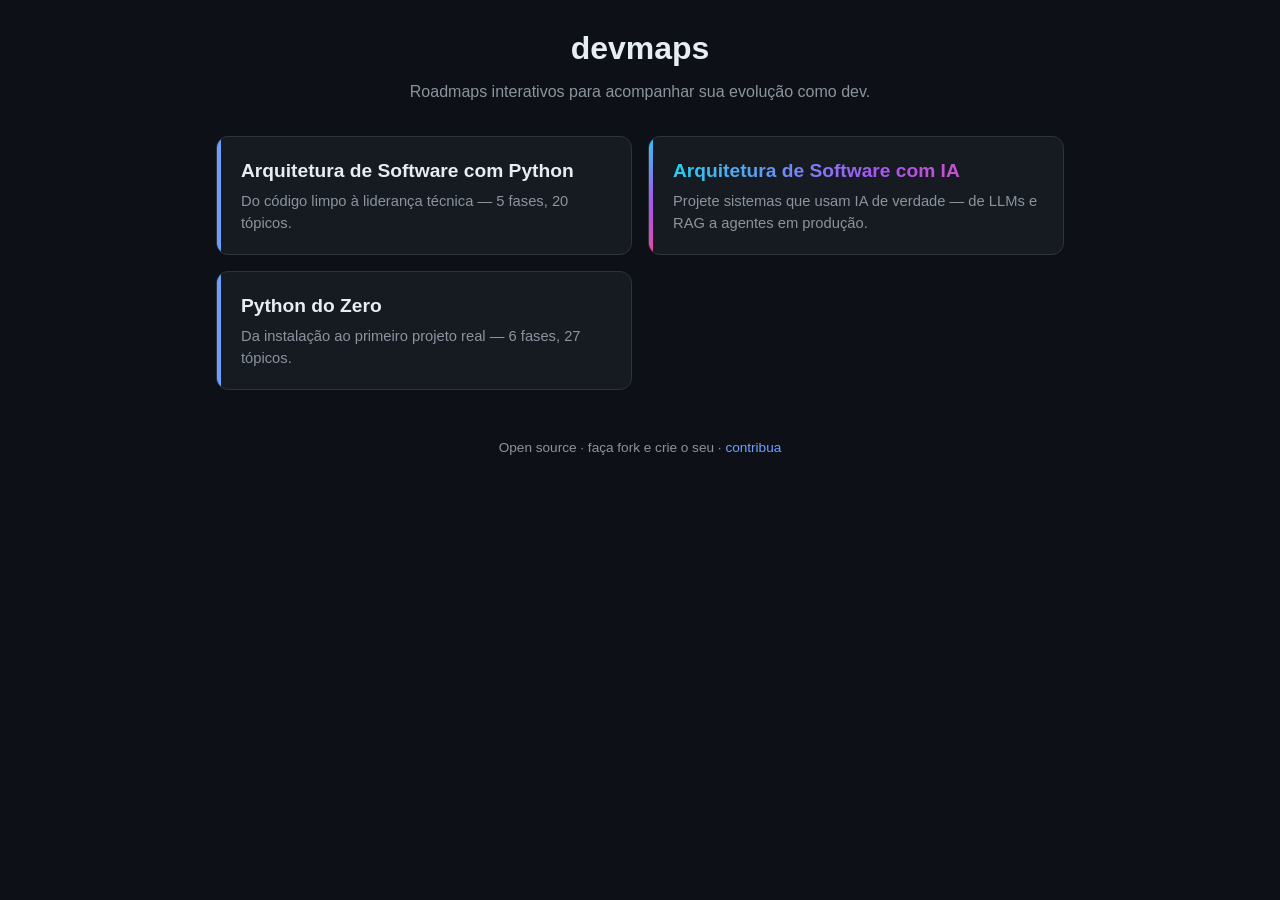
<file: index.html>
<!DOCTYPE html>
<html lang="pt-BR">
  <head>
    <meta charset="UTF-8" />
    <meta name="viewport" content="width=device-width, initial-scale=1.0" />
    <title>devmaps · roadmaps interativos para devs</title>
    <link rel="stylesheet" href="./core/widget.css" />
  </head>
  <body>
    <div class="container">
      <header class="home-header">
        <h1>devmaps</h1>
        <p>Roadmaps interativos para acompanhar sua evolução como dev.</p>
      </header>

      <div class="roadmap-list" id="list">
        <div class="loading"><div class="spinner"></div>Carregando roadmaps…</div>
      </div>

      <footer class="site-footer">
        Open source · faça fork e crie o seu ·
        <a href="https://github.com">contribua</a>
      </footer>
    </div>

    <!--
      Sites estáticos não conseguem listar pastas sozinhos, então mantemos um
      registro explícito das pastas de roadmap. O título e o subtítulo vêm do
      config.js de cada roadmap (fonte única). Adicionar um roadmap à home =
      acrescentar uma string a este array.
    -->
    <script type="module">
      const ROADMAPS = ['arquitetura-software', 'arquitetura-software-ia', 'python-do-zero'];

      const list = document.getElementById('list');

      const cards = await Promise.all(
        ROADMAPS.map(async (slug) => {
          try {
            const { default: config } = await import(`./roadmaps/${slug}/config.js`);
            return card(slug, config);
          } catch {
            return card(slug, { title: slug, subtitle: 'Roadmap indisponível.' });
          }
        })
      );

      list.innerHTML = cards.join('') || '<p class="notice">Nenhum roadmap ainda.</p>';

      // Cada card herda a identidade visual do próprio roadmap: a cor de acento
      // do theme (ou um gradiente em cardGradient) tinge a barra lateral, o
      // título e o brilho do hover. Assim dá para "sentir" a customização já na
      // home, sem precisar entrar no roadmap.
      function card(slug, config) {
        const title = config.title || slug;
        const subtitle = config.subtitle || '';
        const accent = config.cardAccent || (config.theme && config.theme.accent) || '';
        const gradient = config.cardGradient || '';
        const vars = [
          accent && `--card-accent:${accent}`,
          gradient && `--card-gradient:${gradient}`,
        ]
          .filter(Boolean)
          .join(';');
        const cls = 'roadmap-card' + (gradient ? ' roadmap-card--gradient' : '');
        return `<a class="${cls}" href="./roadmaps/${slug}/index.html"${
          vars ? ` style="${vars}"` : ''
        }>
            <h2>${title}</h2>
            <p>${subtitle}</p>
          </a>`;
      }
    </script>
  </body>
</html>
</file>
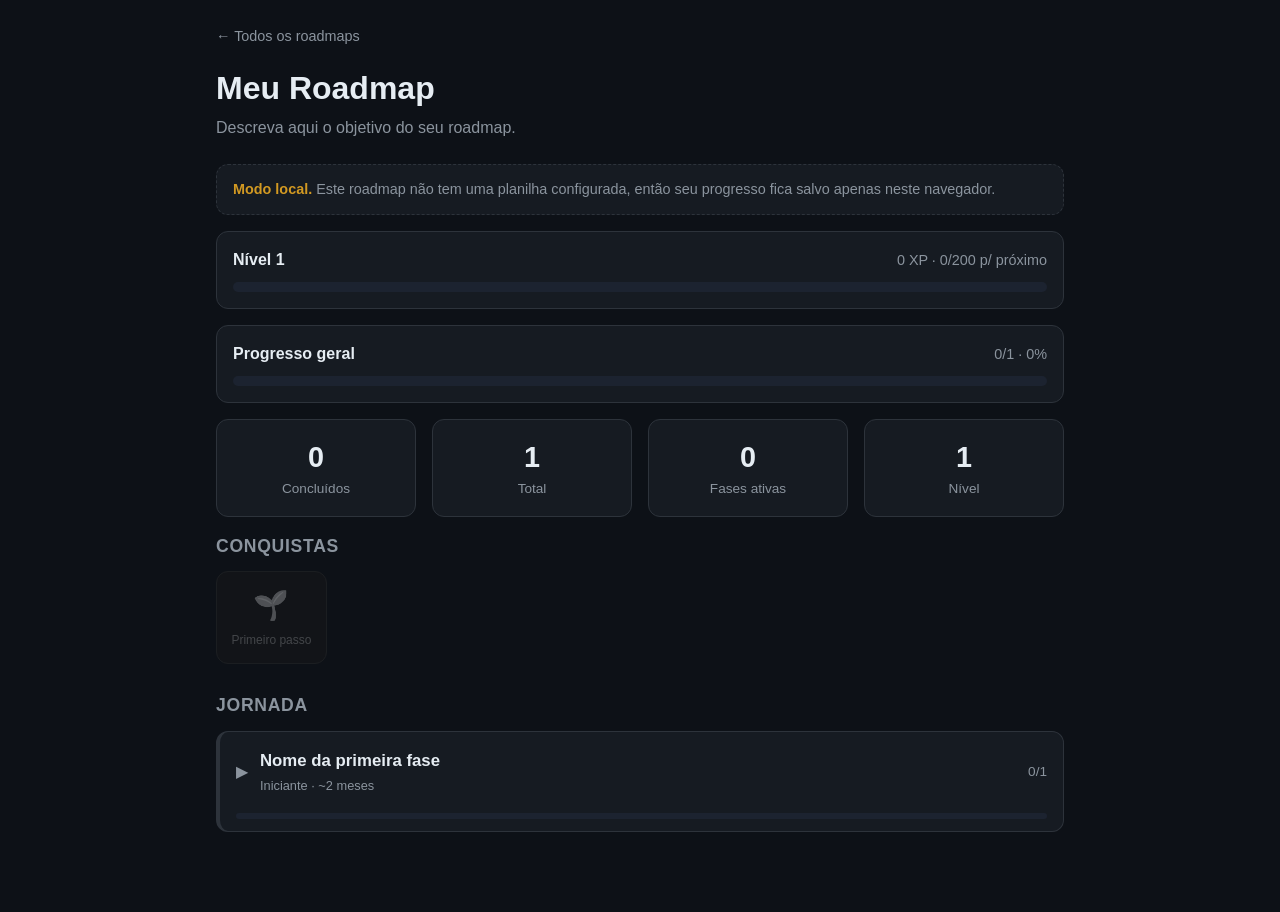
<file: template/index.html>
<!DOCTYPE html>
<!--
  index.html — Página base reutilizável de um roadmap.

  Este arquivo é GENÉRICO: ele não conhece o conteúdo do roadmap, apenas
  orquestra config.js + data.js + os módulos de core/. Copie esta pasta
  para roadmaps/<seu-roadmap>/ e normalmente NÃO precisará tocar aqui —
  basta editar config.js e data.js.

  Os caminhos ../../core/ assumem que esta página vive em roadmaps/<nome>/.
-->
<html lang="pt-BR">
  <head>
    <meta charset="UTF-8" />
    <meta name="viewport" content="width=device-width, initial-scale=1.0" />
    <title>Meu Roadmap · devmaps</title>
    <link rel="stylesheet" href="../../core/widget.css" />
  </head>
  <body>
    <div class="container">
      <a class="back-link" href="../../index.html">← Todos os roadmaps</a>
      <div id="app">
        <div class="loading">
          <div class="spinner"></div>
          Carregando seu progresso…
        </div>
      </div>
    </div>

    <script type="module">
      import config from './config.js';
      import data from './data.js';
      import {
        computeXP,
        computeLevel,
        computeProgress,
        computePhaseProgress,
        countActivePhases,
        evaluateBadges,
      } from '../../core/engine.js';
      import { load, saveProgress, saveNote, setToken } from '../../core/sheets.js';
      import { syncBar } from '../../core/sync-ui.js';
      import { applyTheme } from '../../core/theme.js';

      const app = document.getElementById('app');
      const checked = new Set();
      const notes = new Map();
      let synced = false;

      applyTheme(config);
      init();

      async function init() {
        checked.clear();
        notes.clear();
        const { progress, notes: loadedNotes, synced: s } = await load(config, config.id);
        synced = s;
        progress.filter((p) => p.checked).forEach((p) => checked.add(p.topicId));
        loadedNotes.forEach((n) => notes.set(n.topicId, n.note));
        render();
      }

      function render() {
        app.innerHTML = '';
        app.appendChild(header());
        app.appendChild(
          syncBar(config, synced, {
            onConnect: (token) => {
              setToken(token);
              init();
            },
            onDisconnect: () => {
              setToken('');
              init();
            },
          })
        );
        app.appendChild(xpBar());
        app.appendChild(completionBar());
        app.appendChild(statsGrid());
        app.appendChild(badgesGrid());
        app.appendChild(phasesSection());
        update();
      }

      function header() {
        const el = document.createElement('header');
        el.className = 'roadmap-header';
        el.innerHTML = `<h1>${config.title}</h1><p>${config.subtitle}</p>`;
        return el;
      }

      function xpBar() {
        const el = document.createElement('div');
        el.className = 'xp-bar';
        el.innerHTML = `
          <div class="xp-bar__head">
            <span class="xp-bar__level" data-level></span>
            <span class="xp-bar__xp" data-xp></span>
          </div>
          <div class="progress-track"><div class="progress-fill" data-xp-fill></div></div>`;
        return el;
      }

      function completionBar() {
        const el = document.createElement('div');
        el.className = 'completion-bar';
        el.innerHTML = `
          <div class="completion-bar__head">
            <span class="completion-bar__label">Progresso geral</span>
            <span class="completion-bar__pct" data-completion-pct></span>
          </div>
          <div class="progress-track"><div class="progress-fill" data-completion-fill></div></div>`;
        return el;
      }

      function statsGrid() {
        const el = document.createElement('div');
        el.className = 'stats';
        el.innerHTML = `
          ${statCard('completed', 'Concluídos')}
          ${statCard('total', 'Total')}
          ${statCard('active', 'Fases ativas')}
          ${statCard('level', 'Nível')}`;
        return el;
      }

      function statCard(key, label) {
        return `<div class="stat-card">
            <div class="stat-card__value" data-stat="${key}">0</div>
            <div class="stat-card__label">${label}</div>
          </div>`;
      }

      function badgesGrid() {
        const wrap = document.createElement('div');
        wrap.innerHTML = `<h2 class="section-title">Conquistas</h2>`;
        const grid = document.createElement('div');
        grid.className = 'badges';
        data.badges.forEach((badge) => {
          const b = document.createElement('div');
          b.className = 'badge';
          b.dataset.badge = badge.id;
          b.title = badge.desc;
          b.innerHTML = `<span class="badge__icon">${badge.icon}</span>
            <span class="badge__name">${badge.name}</span>`;
          grid.appendChild(b);
        });
        wrap.appendChild(grid);
        return wrap;
      }

      function phasesSection() {
        const wrap = document.createElement('div');
        wrap.innerHTML = `<h2 class="section-title">Jornada</h2>`;
        data.phases.forEach((phase) => wrap.appendChild(phaseEl(phase)));
        return wrap;
      }

      function phaseEl(phase) {
        const el = document.createElement('section');
        el.className = 'phase';
        el.dataset.phase = phase.id;
        el.innerHTML = `
          <div class="phase__head">
            <span class="phase__chevron">▶</span>
            <div class="phase__title">
              <h3>${phase.title}</h3>
              <span class="phase__meta">${phase.level} · ${phase.duration}</span>
            </div>
            <span class="phase__count" data-phase-count></span>
          </div>
          <div class="phase__progress">
            <div class="progress-track"><div class="progress-fill" data-phase-fill></div></div>
          </div>
          <div class="phase__body"></div>`;

        el.querySelector('.phase__head').addEventListener('click', () =>
          el.classList.toggle('phase--open')
        );

        const body = el.querySelector('.phase__body');
        phase.topics.forEach((topic) => body.appendChild(topicEl(topic)));

        const milestone = document.createElement('div');
        milestone.className = 'milestone';
        milestone.innerHTML = `<strong>Marco:</strong> ${phase.milestone}`;
        body.appendChild(milestone);

        return el;
      }

      function topicEl(topic) {
        const el = document.createElement('div');
        el.className = 'topic';
        el.dataset.topic = topic.id;
        el.innerHTML = `
          <div class="topic__row">
            <input type="checkbox" class="topic__checkbox" />
            <div class="topic__main">
              <div class="topic__name">${topic.name}
                <span class="topic__xp">+${topic.xp} XP</span>
              </div>
              <div class="topic__desc">${topic.desc}</div>
              <textarea class="topic__note" placeholder="Anotações sobre ${topic.name}…"></textarea>
            </div>
          </div>`;

        const checkbox = el.querySelector('.topic__checkbox');
        checkbox.checked = checked.has(topic.id);
        checkbox.addEventListener('change', () => onToggle(topic.id, checkbox.checked));

        const note = el.querySelector('.topic__note');
        note.value = notes.get(topic.id) || '';
        note.addEventListener('blur', () => onNote(topic.id, note.value));

        return el;
      }

      function onToggle(topicId, isChecked) {
        if (isChecked) checked.add(topicId);
        else checked.delete(topicId);
        update();
        saveProgress(config, config.id, topicId, isChecked);
      }

      function onNote(topicId, value) {
        const trimmed = value.trim();
        if (notes.get(topicId) === trimmed) return;
        notes.set(topicId, trimmed);
        saveNote(config, config.id, topicId, trimmed);
      }

      function update() {
        const xp = computeXP(data, checked);
        const level = computeLevel(xp);
        const progress = computeProgress(data, checked);

        app.querySelector('[data-level]').textContent = `Nível ${level.level}`;
        app.querySelector('[data-xp]').textContent =
          `${xp} XP · ${level.xpIntoLevel}/${level.xpForNextLevel} p/ próximo`;
        app.querySelector('[data-xp-fill]').style.width = `${level.progressPct}%`;

        app.querySelector('[data-completion-pct]').textContent =
          `${progress.completed}/${progress.total} · ${progress.pct}%`;
        app.querySelector('[data-completion-fill]').style.width = `${progress.pct}%`;

        setStat('completed', progress.completed);
        setStat('total', progress.total);
        setStat('active', countActivePhases(data, checked));
        setStat('level', level.level);

        evaluateBadges(data, checked).forEach((badge) => {
          const el = app.querySelector(`[data-badge="${badge.id}"]`);
          el.classList.toggle('badge--unlocked', badge.unlocked);
        });

        data.phases.forEach((phase) => {
          const pp = computePhaseProgress(phase, checked);
          const el = app.querySelector(`[data-phase="${phase.id}"]`);
          el.classList.toggle('phase--active', pp.status === 'active');
          el.classList.toggle('phase--done', pp.status === 'done');
          el.querySelector('[data-phase-count]').textContent = `${pp.completed}/${pp.total}`;
          el.querySelector('[data-phase-fill]').style.width = `${pp.pct}%`;
          phase.topics.forEach((topic) => {
            el.querySelector(`[data-topic="${topic.id}"]`)
              .classList.toggle('topic--done', checked.has(topic.id));
          });
        });
      }

      function setStat(key, value) {
        app.querySelector(`[data-stat="${key}"]`).textContent = value;
      }
    </script>
  </body>
</html>
</file>
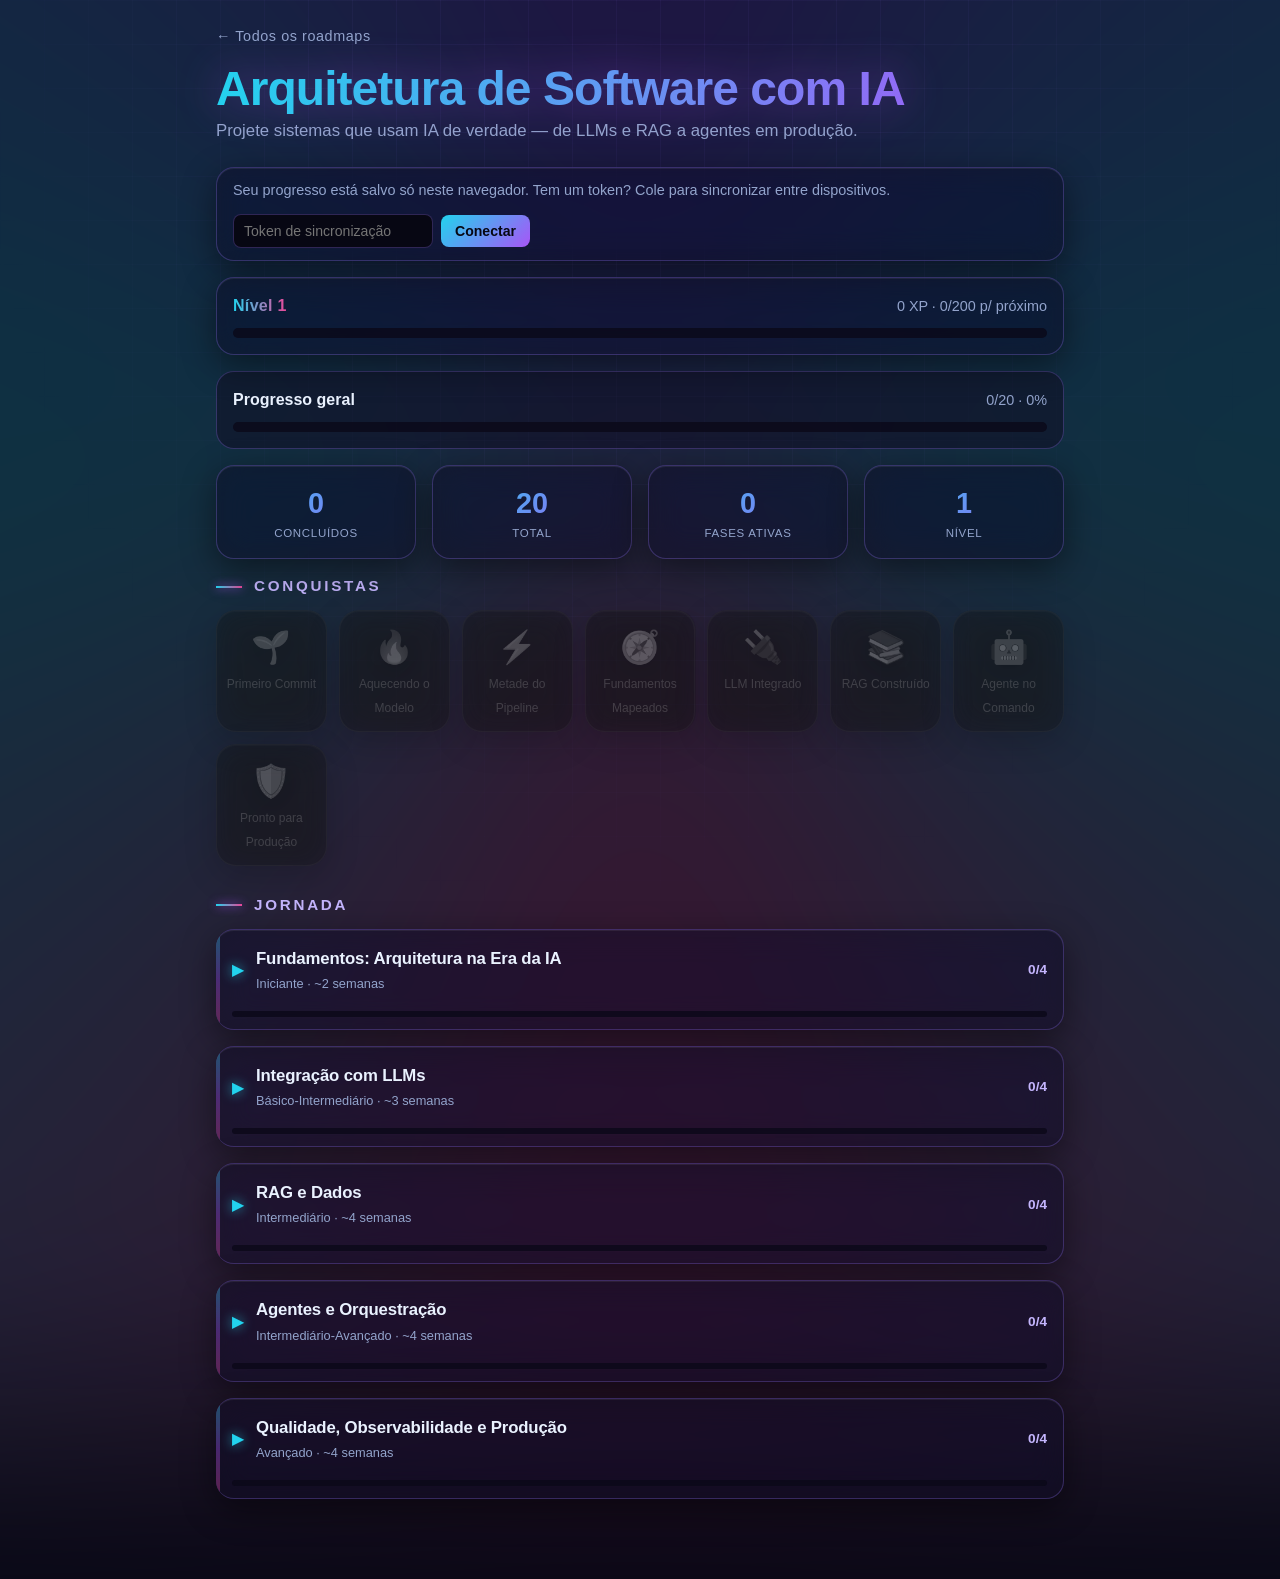
<file: roadmaps/arquitetura-software-ia/index.html>
<!DOCTYPE html>
<html lang="pt-BR">
  <head>
    <meta charset="UTF-8" />
    <meta name="viewport" content="width=device-width, initial-scale=1.0" />
    <title>Arquitetura de Software com IA · devmaps</title>
    <link rel="stylesheet" href="../../core/widget.css" />
  </head>
  <body>
    <div class="container">
      <a class="back-link" href="../../index.html">← Todos os roadmaps</a>
      <div id="app">
        <div class="loading">
          <div class="spinner"></div>
          Carregando seu progresso…
        </div>
      </div>
    </div>

    <script type="module">
      import config from './config.js';
      import data from './data.js';
      import {
        computeXP,
        computeLevel,
        computeProgress,
        computePhaseProgress,
        countActivePhases,
        evaluateBadges,
      } from '../../core/engine.js';
      import { load, saveProgress, saveNote, setToken } from '../../core/sheets.js';
      import { syncBar } from '../../core/sync-ui.js';
      import { applyTheme } from '../../core/theme.js';

      const app = document.getElementById('app');
      const checked = new Set();
      const notes = new Map();
      let synced = false;

      applyTheme(config);
      init();

      async function init() {
        checked.clear();
        notes.clear();
        const { progress, notes: loadedNotes, synced: s } = await load(config, config.id);
        synced = s;
        progress.filter((p) => p.checked).forEach((p) => checked.add(p.topicId));
        loadedNotes.forEach((n) => notes.set(n.topicId, n.note));
        render();
      }

      function render() {
        app.innerHTML = '';
        app.appendChild(header());
        app.appendChild(
          syncBar(config, synced, {
            onConnect: (token) => {
              setToken(token);
              init();
            },
            onDisconnect: () => {
              setToken('');
              init();
            },
          })
        );
        app.appendChild(xpBar());
        app.appendChild(completionBar());
        app.appendChild(statsGrid());
        app.appendChild(badgesGrid());
        app.appendChild(phasesSection());
        update();
      }

      function header() {
        const el = document.createElement('header');
        el.className = 'roadmap-header';
        el.innerHTML = `<h1>${config.title}</h1><p>${config.subtitle}</p>`;
        return el;
      }

      function xpBar() {
        const el = document.createElement('div');
        el.className = 'xp-bar';
        el.innerHTML = `
          <div class="xp-bar__head">
            <span class="xp-bar__level" data-level></span>
            <span class="xp-bar__xp" data-xp></span>
          </div>
          <div class="progress-track"><div class="progress-fill" data-xp-fill></div></div>`;
        return el;
      }

      function completionBar() {
        const el = document.createElement('div');
        el.className = 'completion-bar';
        el.innerHTML = `
          <div class="completion-bar__head">
            <span class="completion-bar__label">Progresso geral</span>
            <span class="completion-bar__pct" data-completion-pct></span>
          </div>
          <div class="progress-track"><div class="progress-fill" data-completion-fill></div></div>`;
        return el;
      }

      function statsGrid() {
        const el = document.createElement('div');
        el.className = 'stats';
        el.innerHTML = `
          ${statCard('completed', 'Concluídos')}
          ${statCard('total', 'Total')}
          ${statCard('active', 'Fases ativas')}
          ${statCard('level', 'Nível')}`;
        return el;
      }

      function statCard(key, label) {
        return `<div class="stat-card">
            <div class="stat-card__value" data-stat="${key}">0</div>
            <div class="stat-card__label">${label}</div>
          </div>`;
      }

      function badgesGrid() {
        const wrap = document.createElement('div');
        wrap.innerHTML = `<h2 class="section-title">Conquistas</h2>`;
        const grid = document.createElement('div');
        grid.className = 'badges';
        data.badges.forEach((badge) => {
          const b = document.createElement('div');
          b.className = 'badge';
          b.dataset.badge = badge.id;
          b.title = badge.desc;
          b.innerHTML = `<span class="badge__icon">${badge.icon}</span>
            <span class="badge__name">${badge.name}</span>`;
          grid.appendChild(b);
        });
        wrap.appendChild(grid);
        return wrap;
      }

      function phasesSection() {
        const wrap = document.createElement('div');
        wrap.innerHTML = `<h2 class="section-title">Jornada</h2>`;
        data.phases.forEach((phase) => wrap.appendChild(phaseEl(phase)));
        return wrap;
      }

      function phaseEl(phase) {
        const el = document.createElement('section');
        el.className = 'phase';
        el.dataset.phase = phase.id;
        el.innerHTML = `
          <div class="phase__head">
            <span class="phase__chevron">▶</span>
            <div class="phase__title">
              <h3>${phase.title}</h3>
              <span class="phase__meta">${phase.level} · ${phase.duration}</span>
            </div>
            <span class="phase__count" data-phase-count></span>
          </div>
          <div class="phase__progress">
            <div class="progress-track"><div class="progress-fill" data-phase-fill></div></div>
          </div>
          <div class="phase__body"></div>`;

        el.querySelector('.phase__head').addEventListener('click', () =>
          el.classList.toggle('phase--open')
        );

        const body = el.querySelector('.phase__body');
        phase.topics.forEach((topic) => body.appendChild(topicEl(topic)));

        const milestone = document.createElement('div');
        milestone.className = 'milestone';
        milestone.innerHTML = `<strong>Marco:</strong> ${phase.milestone}`;
        body.appendChild(milestone);

        return el;
      }

      function topicEl(topic) {
        const el = document.createElement('div');
        el.className = 'topic';
        el.dataset.topic = topic.id;
        el.innerHTML = `
          <div class="topic__row">
            <input type="checkbox" class="topic__checkbox" />
            <div class="topic__main">
              <div class="topic__name">${topic.name}
                <span class="topic__xp">+${topic.xp} XP</span>
              </div>
              <div class="topic__desc">${topic.desc}</div>
              <textarea class="topic__note" placeholder="Anotações sobre ${topic.name}…"></textarea>
            </div>
          </div>`;

        const checkbox = el.querySelector('.topic__checkbox');
        checkbox.checked = checked.has(topic.id);
        checkbox.addEventListener('change', () => onToggle(topic.id, checkbox.checked));

        const note = el.querySelector('.topic__note');
        note.value = notes.get(topic.id) || '';
        note.addEventListener('blur', () => onNote(topic.id, note.value));

        return el;
      }

      function onToggle(topicId, isChecked) {
        if (isChecked) checked.add(topicId);
        else checked.delete(topicId);
        update();
        saveProgress(config, config.id, topicId, isChecked);
      }

      function onNote(topicId, value) {
        const trimmed = value.trim();
        if (notes.get(topicId) === trimmed) return;
        notes.set(topicId, trimmed);
        saveNote(config, config.id, topicId, trimmed);
      }

      function update() {
        const xp = computeXP(data, checked);
        const level = computeLevel(xp);
        const progress = computeProgress(data, checked);

        app.querySelector('[data-level]').textContent = `Nível ${level.level}`;
        app.querySelector('[data-xp]').textContent =
          `${xp} XP · ${level.xpIntoLevel}/${level.xpForNextLevel} p/ próximo`;
        app.querySelector('[data-xp-fill]').style.width = `${level.progressPct}%`;

        app.querySelector('[data-completion-pct]').textContent =
          `${progress.completed}/${progress.total} · ${progress.pct}%`;
        app.querySelector('[data-completion-fill]').style.width = `${progress.pct}%`;

        setStat('completed', progress.completed);
        setStat('total', progress.total);
        setStat('active', countActivePhases(data, checked));
        setStat('level', level.level);

        evaluateBadges(data, checked).forEach((badge) => {
          const el = app.querySelector(`[data-badge="${badge.id}"]`);
          el.classList.toggle('badge--unlocked', badge.unlocked);
        });

        data.phases.forEach((phase) => {
          const pp = computePhaseProgress(phase, checked);
          const el = app.querySelector(`[data-phase="${phase.id}"]`);
          el.classList.toggle('phase--active', pp.status === 'active');
          el.classList.toggle('phase--done', pp.status === 'done');
          el.querySelector('[data-phase-count]').textContent = `${pp.completed}/${pp.total}`;
          el.querySelector('[data-phase-fill]').style.width = `${pp.pct}%`;
          phase.topics.forEach((topic) => {
            el.querySelector(`[data-topic="${topic.id}"]`)
              .classList.toggle('topic--done', checked.has(topic.id));
          });
        });
      }

      function setStat(key, value) {
        app.querySelector(`[data-stat="${key}"]`).textContent = value;
      }
    </script>
  </body>
</html>
</file>
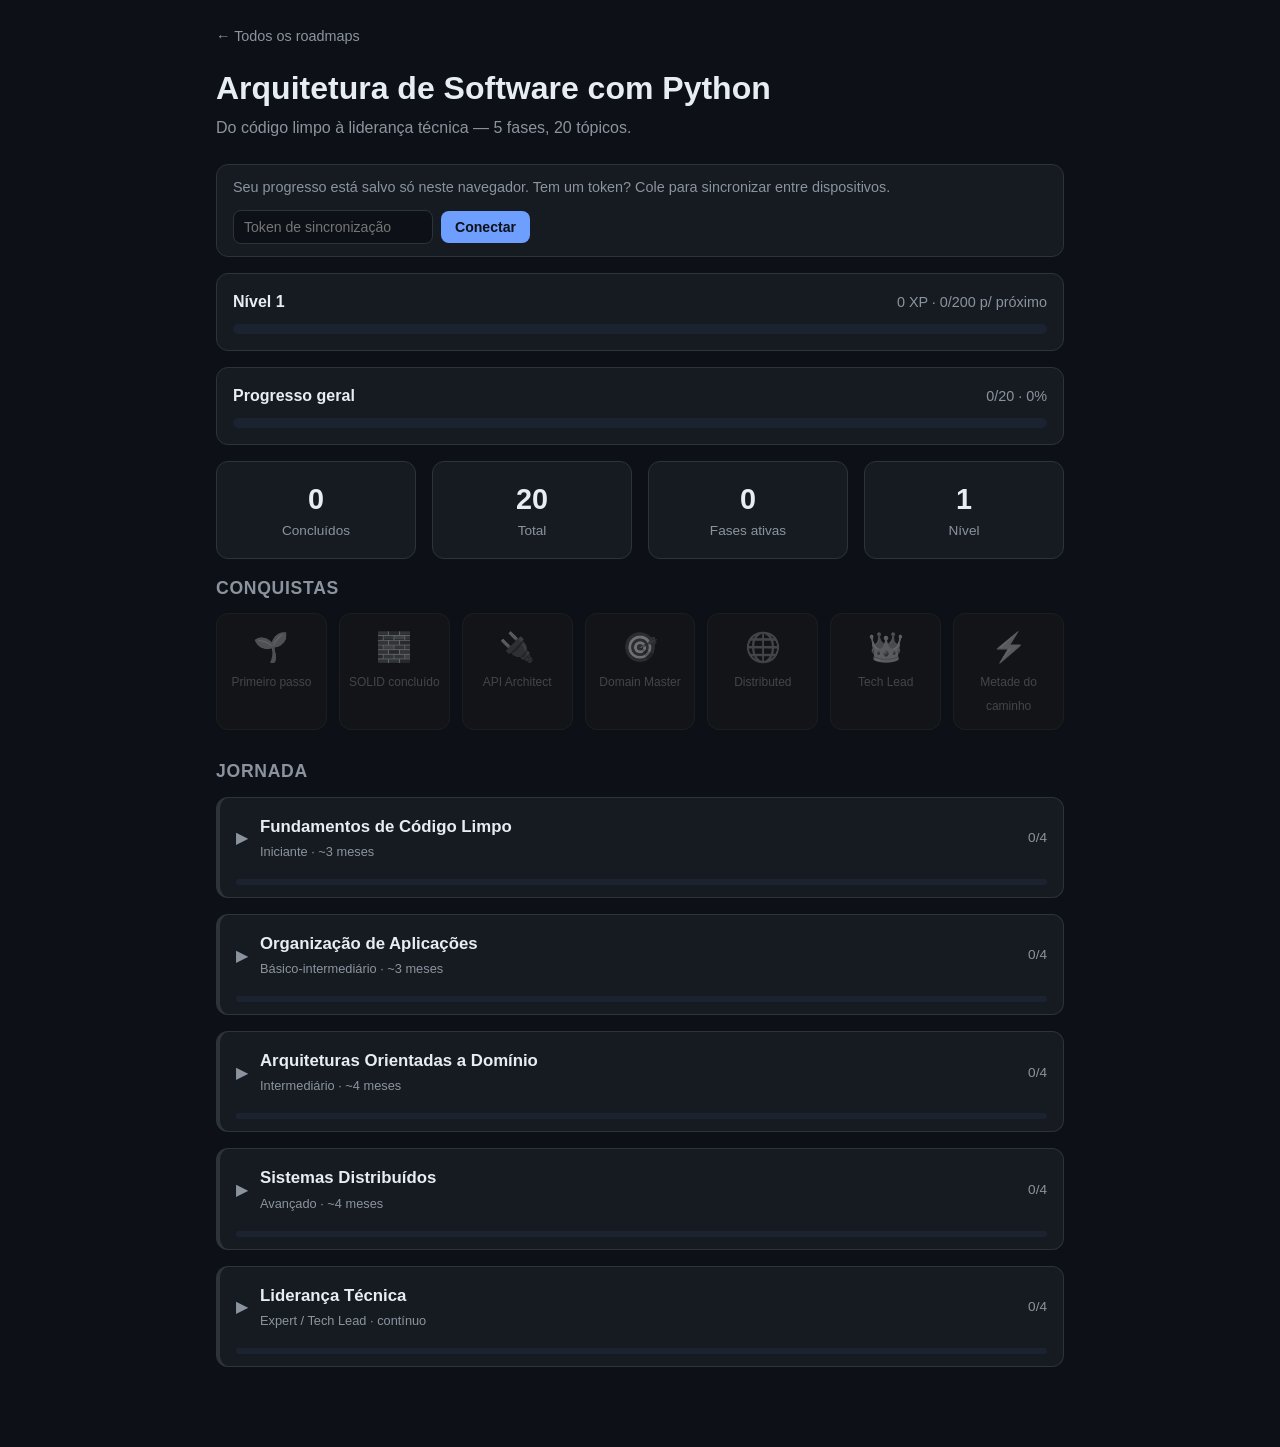
<file: roadmaps/arquitetura-software/index.html>
<!DOCTYPE html>
<html lang="pt-BR">
  <head>
    <meta charset="UTF-8" />
    <meta name="viewport" content="width=device-width, initial-scale=1.0" />
    <title>Arquitetura de Software · devmaps</title>
    <link rel="stylesheet" href="../../core/widget.css" />
  </head>
  <body>
    <div class="container">
      <a class="back-link" href="../../index.html">← Todos os roadmaps</a>

      <!-- O JS monta tudo aqui dentro. Começa em estado de loading. -->
      <div id="app">
        <div class="loading">
          <div class="spinner"></div>
          Carregando seu progresso…
        </div>
      </div>
    </div>

    <!--
      index.html apenas orquestra: importa os módulos, monta o DOM e trata
      eventos. Toda a regra de negócio vem do engine; toda a persistência,
      do adapter sheets. Este arquivo não calcula XP nem decide badges.
    -->
    <script type="module">
      import config from './config.js';
      import data from './data.js';
      import {
        computeXP,
        computeLevel,
        computeProgress,
        computePhaseProgress,
        countActivePhases,
        evaluateBadges,
      } from '../../core/engine.js';
      import { load, saveProgress, saveNote, setToken } from '../../core/sheets.js';
      import { syncBar } from '../../core/sync-ui.js';
      import { applyTheme } from '../../core/theme.js';

      const app = document.getElementById('app');

      // Estado local da sessão. checked = ids concluídos; notes = anotações.
      const checked = new Set();
      const notes = new Map();
      let synced = false;

      applyTheme(config);
      init();

      async function init() {
        checked.clear();
        notes.clear();
        const { progress, notes: loadedNotes, synced: s } = await load(config, config.id);
        synced = s;
        progress.filter((p) => p.checked).forEach((p) => checked.add(p.topicId));
        loadedNotes.forEach((n) => notes.set(n.topicId, n.note));
        render();
      }

      /* ----------------------------- Render ----------------------------- */

      function render() {
        app.innerHTML = '';
        app.appendChild(header());
        app.appendChild(
          syncBar(config, synced, {
            onConnect: (token) => {
              setToken(token);
              init();
            },
            onDisconnect: () => {
              setToken('');
              init();
            },
          })
        );
        app.appendChild(xpBar());
        app.appendChild(completionBar());
        app.appendChild(statsGrid());
        app.appendChild(badgesGrid());
        app.appendChild(phasesSection());
        update();
      }

      function header() {
        const el = document.createElement('header');
        el.className = 'roadmap-header';
        el.innerHTML = `<h1>${config.title}</h1><p>${config.subtitle}</p>`;
        return el;
      }

      function xpBar() {
        const el = document.createElement('div');
        el.className = 'xp-bar';
        el.innerHTML = `
          <div class="xp-bar__head">
            <span class="xp-bar__level" data-level></span>
            <span class="xp-bar__xp" data-xp></span>
          </div>
          <div class="progress-track"><div class="progress-fill" data-xp-fill></div></div>`;
        return el;
      }

      function completionBar() {
        const el = document.createElement('div');
        el.className = 'completion-bar';
        el.innerHTML = `
          <div class="completion-bar__head">
            <span class="completion-bar__label">Progresso geral</span>
            <span class="completion-bar__pct" data-completion-pct></span>
          </div>
          <div class="progress-track"><div class="progress-fill" data-completion-fill></div></div>`;
        return el;
      }

      function statsGrid() {
        const el = document.createElement('div');
        el.className = 'stats';
        el.innerHTML = `
          ${statCard('completed', 'Concluídos')}
          ${statCard('total', 'Total')}
          ${statCard('active', 'Fases ativas')}
          ${statCard('level', 'Nível')}`;
        return el;
      }

      function statCard(key, label) {
        return `<div class="stat-card">
            <div class="stat-card__value" data-stat="${key}">0</div>
            <div class="stat-card__label">${label}</div>
          </div>`;
      }

      function badgesGrid() {
        const wrap = document.createElement('div');
        wrap.innerHTML = `<h2 class="section-title">Conquistas</h2>`;
        const grid = document.createElement('div');
        grid.className = 'badges';
        data.badges.forEach((badge) => {
          const b = document.createElement('div');
          b.className = 'badge';
          b.dataset.badge = badge.id;
          b.title = badge.desc;
          b.innerHTML = `<span class="badge__icon">${badge.icon}</span>
            <span class="badge__name">${badge.name}</span>`;
          grid.appendChild(b);
        });
        wrap.appendChild(grid);
        return wrap;
      }

      function phasesSection() {
        const wrap = document.createElement('div');
        wrap.innerHTML = `<h2 class="section-title">Jornada</h2>`;
        data.phases.forEach((phase) => wrap.appendChild(phaseEl(phase)));
        return wrap;
      }

      function phaseEl(phase) {
        const el = document.createElement('section');
        el.className = 'phase';
        el.dataset.phase = phase.id;
        el.innerHTML = `
          <div class="phase__head">
            <span class="phase__chevron">▶</span>
            <div class="phase__title">
              <h3>${phase.title}</h3>
              <span class="phase__meta">${phase.level} · ${phase.duration}</span>
            </div>
            <span class="phase__count" data-phase-count></span>
          </div>
          <div class="phase__progress">
            <div class="progress-track"><div class="progress-fill" data-phase-fill></div></div>
          </div>
          <div class="phase__body"></div>`;

        el.querySelector('.phase__head').addEventListener('click', () =>
          el.classList.toggle('phase--open')
        );

        const body = el.querySelector('.phase__body');
        phase.topics.forEach((topic) => body.appendChild(topicEl(topic)));

        const milestone = document.createElement('div');
        milestone.className = 'milestone';
        milestone.innerHTML = `<strong>Marco:</strong> ${phase.milestone}`;
        body.appendChild(milestone);

        return el;
      }

      function topicEl(topic) {
        const el = document.createElement('div');
        el.className = 'topic';
        el.dataset.topic = topic.id;
        el.innerHTML = `
          <div class="topic__row">
            <input type="checkbox" class="topic__checkbox" />
            <div class="topic__main">
              <div class="topic__name">${topic.name}
                <span class="topic__xp">+${topic.xp} XP</span>
              </div>
              <div class="topic__desc">${topic.desc}</div>
              <textarea class="topic__note" placeholder="Anotações sobre ${topic.name}…"></textarea>
            </div>
          </div>`;

        const checkbox = el.querySelector('.topic__checkbox');
        checkbox.checked = checked.has(topic.id);
        checkbox.addEventListener('change', () => onToggle(topic.id, checkbox.checked));

        const note = el.querySelector('.topic__note');
        note.value = notes.get(topic.id) || '';
        note.addEventListener('blur', () => onNote(topic.id, note.value));

        return el;
      }

      /* ----------------------------- Eventos ----------------------------- */

      function onToggle(topicId, isChecked) {
        if (isChecked) checked.add(topicId);
        else checked.delete(topicId);
        update();
        saveProgress(config, config.id, topicId, isChecked);
      }

      function onNote(topicId, value) {
        const trimmed = value.trim();
        if (notes.get(topicId) === trimmed) return;
        notes.set(topicId, trimmed);
        saveNote(config, config.id, topicId, trimmed);
      }

      /* --------- Atualiza tudo que deriva do estado (via engine) --------- */

      function update() {
        const xp = computeXP(data, checked);
        const level = computeLevel(xp);
        const progress = computeProgress(data, checked);

        app.querySelector('[data-level]').textContent = `Nível ${level.level}`;
        app.querySelector('[data-xp]').textContent =
          `${xp} XP · ${level.xpIntoLevel}/${level.xpForNextLevel} p/ próximo`;
        app.querySelector('[data-xp-fill]').style.width = `${level.progressPct}%`;

        app.querySelector('[data-completion-pct]').textContent =
          `${progress.completed}/${progress.total} · ${progress.pct}%`;
        app.querySelector('[data-completion-fill]').style.width = `${progress.pct}%`;

        setStat('completed', progress.completed);
        setStat('total', progress.total);
        setStat('active', countActivePhases(data, checked));
        setStat('level', level.level);

        evaluateBadges(data, checked).forEach((badge) => {
          const el = app.querySelector(`[data-badge="${badge.id}"]`);
          el.classList.toggle('badge--unlocked', badge.unlocked);
        });

        data.phases.forEach((phase) => {
          const pp = computePhaseProgress(phase, checked);
          const el = app.querySelector(`[data-phase="${phase.id}"]`);
          el.classList.toggle('phase--active', pp.status === 'active');
          el.classList.toggle('phase--done', pp.status === 'done');
          el.querySelector('[data-phase-count]').textContent = `${pp.completed}/${pp.total}`;
          el.querySelector('[data-phase-fill]').style.width = `${pp.pct}%`;
          phase.topics.forEach((topic) => {
            el.querySelector(`[data-topic="${topic.id}"]`)
              .classList.toggle('topic--done', checked.has(topic.id));
          });
        });
      }

      function setStat(key, value) {
        app.querySelector(`[data-stat="${key}"]`).textContent = value;
      }
    </script>
  </body>
</html>
</file>
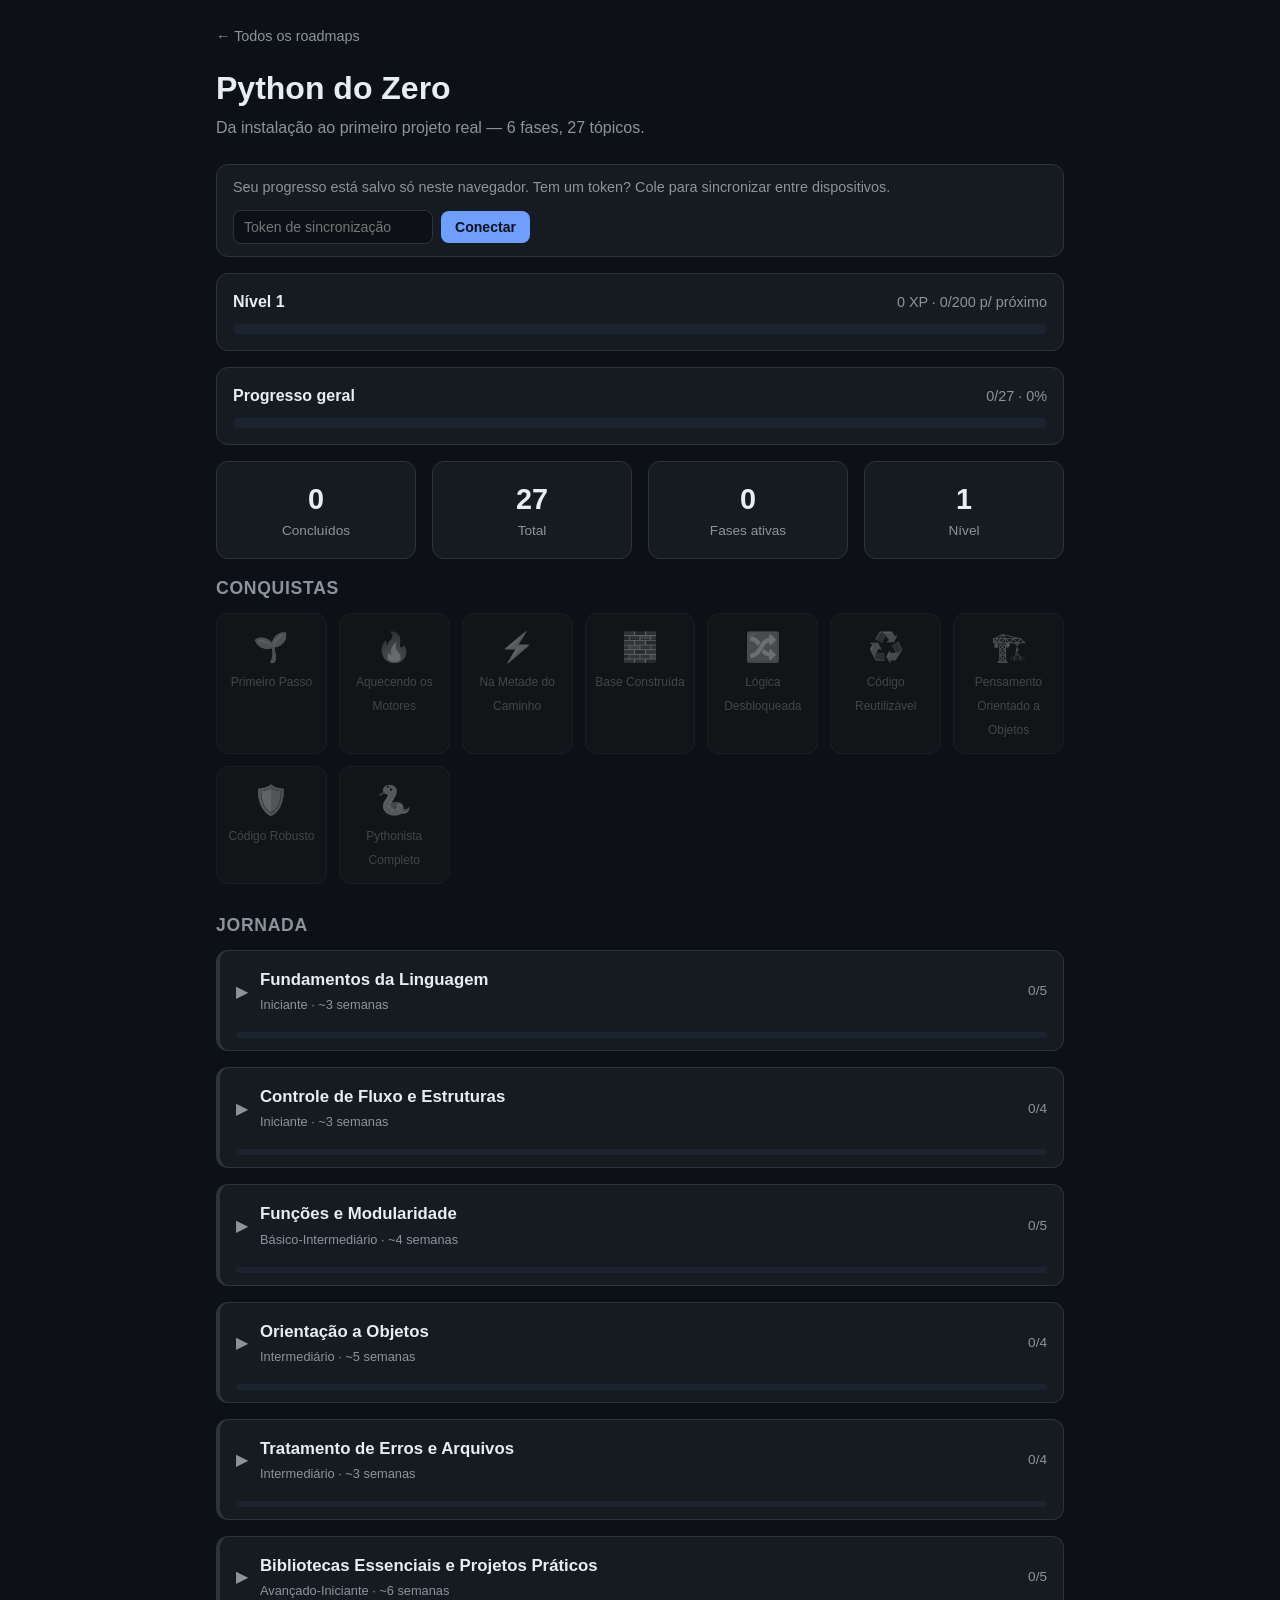
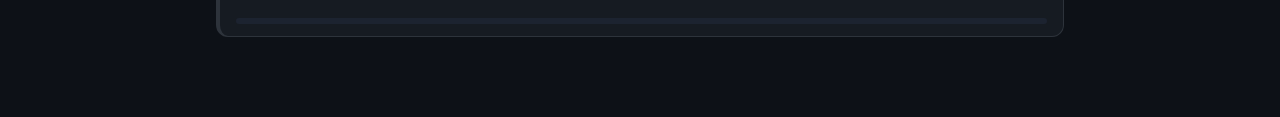
<file: roadmaps/python-do-zero/index.html>
<!DOCTYPE html>
<!--
  index.html — Página base reutilizável de um roadmap.

  Este arquivo é GENÉRICO: ele não conhece o conteúdo do roadmap, apenas
  orquestra config.js + data.js + os módulos de core/. Copie esta pasta
  para roadmaps/<seu-roadmap>/ e normalmente NÃO precisará tocar aqui —
  basta editar config.js e data.js.

  Os caminhos ../../core/ assumem que esta página vive em roadmaps/<nome>/.
-->
<html lang="pt-BR">
  <head>
    <meta charset="UTF-8" />
    <meta name="viewport" content="width=device-width, initial-scale=1.0" />
    <title>Python do Zero · devmaps</title>
    <link rel="stylesheet" href="../../core/widget.css" />
  </head>
  <body>
    <div class="container">
      <a class="back-link" href="../../index.html">← Todos os roadmaps</a>
      <div id="app">
        <div class="loading">
          <div class="spinner"></div>
          Carregando seu progresso…
        </div>
      </div>
    </div>

    <script type="module">
      import config from './config.js';
      import data from './data.js';
      import {
        computeXP,
        computeLevel,
        computeProgress,
        computePhaseProgress,
        countActivePhases,
        evaluateBadges,
      } from '../../core/engine.js';
      import { load, saveProgress, saveNote, setToken } from '../../core/sheets.js';
      import { syncBar } from '../../core/sync-ui.js';
      import { applyTheme } from '../../core/theme.js';

      const app = document.getElementById('app');
      const checked = new Set();
      const notes = new Map();
      let synced = false;

      applyTheme(config);
      init();

      async function init() {
        checked.clear();
        notes.clear();
        const { progress, notes: loadedNotes, synced: s } = await load(config, config.id);
        synced = s;
        progress.filter((p) => p.checked).forEach((p) => checked.add(p.topicId));
        loadedNotes.forEach((n) => notes.set(n.topicId, n.note));
        render();
      }

      function render() {
        app.innerHTML = '';
        app.appendChild(header());
        app.appendChild(
          syncBar(config, synced, {
            onConnect: (token) => {
              setToken(token);
              init();
            },
            onDisconnect: () => {
              setToken('');
              init();
            },
          })
        );
        app.appendChild(xpBar());
        app.appendChild(completionBar());
        app.appendChild(statsGrid());
        app.appendChild(badgesGrid());
        app.appendChild(phasesSection());
        update();
      }

      function header() {
        const el = document.createElement('header');
        el.className = 'roadmap-header';
        el.innerHTML = `<h1>${config.title}</h1><p>${config.subtitle}</p>`;
        return el;
      }

      function xpBar() {
        const el = document.createElement('div');
        el.className = 'xp-bar';
        el.innerHTML = `
          <div class="xp-bar__head">
            <span class="xp-bar__level" data-level></span>
            <span class="xp-bar__xp" data-xp></span>
          </div>
          <div class="progress-track"><div class="progress-fill" data-xp-fill></div></div>`;
        return el;
      }

      function completionBar() {
        const el = document.createElement('div');
        el.className = 'completion-bar';
        el.innerHTML = `
          <div class="completion-bar__head">
            <span class="completion-bar__label">Progresso geral</span>
            <span class="completion-bar__pct" data-completion-pct></span>
          </div>
          <div class="progress-track"><div class="progress-fill" data-completion-fill></div></div>`;
        return el;
      }

      function statsGrid() {
        const el = document.createElement('div');
        el.className = 'stats';
        el.innerHTML = `
          ${statCard('completed', 'Concluídos')}
          ${statCard('total', 'Total')}
          ${statCard('active', 'Fases ativas')}
          ${statCard('level', 'Nível')}`;
        return el;
      }

      function statCard(key, label) {
        return `<div class="stat-card">
            <div class="stat-card__value" data-stat="${key}">0</div>
            <div class="stat-card__label">${label}</div>
          </div>`;
      }

      function badgesGrid() {
        const wrap = document.createElement('div');
        wrap.innerHTML = `<h2 class="section-title">Conquistas</h2>`;
        const grid = document.createElement('div');
        grid.className = 'badges';
        data.badges.forEach((badge) => {
          const b = document.createElement('div');
          b.className = 'badge';
          b.dataset.badge = badge.id;
          b.title = badge.desc;
          b.innerHTML = `<span class="badge__icon">${badge.icon}</span>
            <span class="badge__name">${badge.name}</span>`;
          grid.appendChild(b);
        });
        wrap.appendChild(grid);
        return wrap;
      }

      function phasesSection() {
        const wrap = document.createElement('div');
        wrap.innerHTML = `<h2 class="section-title">Jornada</h2>`;
        data.phases.forEach((phase) => wrap.appendChild(phaseEl(phase)));
        return wrap;
      }

      function phaseEl(phase) {
        const el = document.createElement('section');
        el.className = 'phase';
        el.dataset.phase = phase.id;
        el.innerHTML = `
          <div class="phase__head">
            <span class="phase__chevron">▶</span>
            <div class="phase__title">
              <h3>${phase.title}</h3>
              <span class="phase__meta">${phase.level} · ${phase.duration}</span>
            </div>
            <span class="phase__count" data-phase-count></span>
          </div>
          <div class="phase__progress">
            <div class="progress-track"><div class="progress-fill" data-phase-fill></div></div>
          </div>
          <div class="phase__body"></div>`;

        el.querySelector('.phase__head').addEventListener('click', () =>
          el.classList.toggle('phase--open')
        );

        const body = el.querySelector('.phase__body');
        phase.topics.forEach((topic) => body.appendChild(topicEl(topic)));

        const milestone = document.createElement('div');
        milestone.className = 'milestone';
        milestone.innerHTML = `<strong>Marco:</strong> ${phase.milestone}`;
        body.appendChild(milestone);

        return el;
      }

      function topicEl(topic) {
        const el = document.createElement('div');
        el.className = 'topic';
        el.dataset.topic = topic.id;
        el.innerHTML = `
          <div class="topic__row">
            <input type="checkbox" class="topic__checkbox" />
            <div class="topic__main">
              <div class="topic__name">${topic.name}
                <span class="topic__xp">+${topic.xp} XP</span>
              </div>
              <div class="topic__desc">${topic.desc}</div>
              <textarea class="topic__note" placeholder="Anotações sobre ${topic.name}…"></textarea>
            </div>
          </div>`;

        const checkbox = el.querySelector('.topic__checkbox');
        checkbox.checked = checked.has(topic.id);
        checkbox.addEventListener('change', () => onToggle(topic.id, checkbox.checked));

        const note = el.querySelector('.topic__note');
        note.value = notes.get(topic.id) || '';
        note.addEventListener('blur', () => onNote(topic.id, note.value));

        return el;
      }

      function onToggle(topicId, isChecked) {
        if (isChecked) checked.add(topicId);
        else checked.delete(topicId);
        update();
        saveProgress(config, config.id, topicId, isChecked);
      }

      function onNote(topicId, value) {
        const trimmed = value.trim();
        if (notes.get(topicId) === trimmed) return;
        notes.set(topicId, trimmed);
        saveNote(config, config.id, topicId, trimmed);
      }

      function update() {
        const xp = computeXP(data, checked);
        const level = computeLevel(xp);
        const progress = computeProgress(data, checked);

        app.querySelector('[data-level]').textContent = `Nível ${level.level}`;
        app.querySelector('[data-xp]').textContent =
          `${xp} XP · ${level.xpIntoLevel}/${level.xpForNextLevel} p/ próximo`;
        app.querySelector('[data-xp-fill]').style.width = `${level.progressPct}%`;

        app.querySelector('[data-completion-pct]').textContent =
          `${progress.completed}/${progress.total} · ${progress.pct}%`;
        app.querySelector('[data-completion-fill]').style.width = `${progress.pct}%`;

        setStat('completed', progress.completed);
        setStat('total', progress.total);
        setStat('active', countActivePhases(data, checked));
        setStat('level', level.level);

        evaluateBadges(data, checked).forEach((badge) => {
          const el = app.querySelector(`[data-badge="${badge.id}"]`);
          el.classList.toggle('badge--unlocked', badge.unlocked);
        });

        data.phases.forEach((phase) => {
          const pp = computePhaseProgress(phase, checked);
          const el = app.querySelector(`[data-phase="${phase.id}"]`);
          el.classList.toggle('phase--active', pp.status === 'active');
          el.classList.toggle('phase--done', pp.status === 'done');
          el.querySelector('[data-phase-count]').textContent = `${pp.completed}/${pp.total}`;
          el.querySelector('[data-phase-fill]').style.width = `${pp.pct}%`;
          phase.topics.forEach((topic) => {
            el.querySelector(`[data-topic="${topic.id}"]`)
              .classList.toggle('topic--done', checked.has(topic.id));
          });
        });
      }

      function setStat(key, value) {
        app.querySelector(`[data-stat="${key}"]`).textContent = value;
      }
    </script>
  </body>
</html>
</file>
<file: core/widget.css>
/**
 * widget.css — Design system base do devmaps.
 *
 * Reutilizável por todos os roadmaps e pela home. Mobile-first:
 * o layout parte do smartphone e cresce com media queries.
 * Tokens em :root para que cada roadmap possa sobrescrever a cor de acento.
 */

:root {
  --bg: #0d1117;
  --surface: #161b22;
  --surface-2: #1c2330;
  --border: #2d333b;
  --text: #e6edf3;
  --text-dim: #8b949e;
  --accent: #6e9fff;
  --accent-soft: rgba(110, 159, 255, 0.15);
  --success: #3fb950;
  --success-soft: rgba(63, 185, 80, 0.15);
  --warn: #d29922;
  --radius: 12px;
  --gap: 16px;
  --maxw: 880px;
  font-size: 16px;
}

* {
  box-sizing: border-box;
}

body {
  margin: 0;
  background: var(--bg);
  color: var(--text);
  font-family: -apple-system, BlinkMacSystemFont, 'Segoe UI', Roboto, Helvetica, Arial,
    sans-serif;
  line-height: 1.5;
  -webkit-font-smoothing: antialiased;
}

.container {
  max-width: var(--maxw);
  margin: 0 auto;
  padding: 24px 16px 64px;
}

a {
  color: var(--accent);
  text-decoration: none;
}
a:hover {
  text-decoration: underline;
}

/* ------------------------------- Cabeçalho ------------------------------- */

.roadmap-header {
  margin-bottom: 24px;
}
.roadmap-header h1 {
  margin: 0 0 4px;
  font-size: 1.6rem;
}
.roadmap-header p {
  margin: 0;
  color: var(--text-dim);
}
.back-link {
  display: inline-block;
  margin-bottom: 16px;
  color: var(--text-dim);
  font-size: 0.9rem;
}

/* ------------------------------ Barra de XP ------------------------------ */

.xp-bar {
  background: var(--surface);
  border: 1px solid var(--border);
  border-radius: var(--radius);
  padding: 16px;
  margin-bottom: var(--gap);
}
.xp-bar__head {
  display: flex;
  justify-content: space-between;
  align-items: baseline;
  margin-bottom: 10px;
}
.xp-bar__level {
  font-weight: 700;
}
.xp-bar__xp {
  color: var(--text-dim);
  font-size: 0.9rem;
}
.progress-track {
  height: 10px;
  background: var(--surface-2);
  border-radius: 999px;
  overflow: hidden;
}
.progress-fill {
  height: 100%;
  background: linear-gradient(90deg, var(--accent), #9d7bff);
  border-radius: 999px;
  transition: width 0.4s ease;
}

/* ----------------------------- Completion bar ---------------------------- */

.completion-bar {
  background: var(--surface);
  border: 1px solid var(--border);
  border-radius: var(--radius);
  padding: 16px;
  margin-bottom: var(--gap);
}
.completion-bar__head {
  display: flex;
  justify-content: space-between;
  align-items: baseline;
  margin-bottom: 10px;
}
.completion-bar__label {
  font-weight: 700;
}
.completion-bar__pct {
  color: var(--text-dim);
  font-size: 0.9rem;
}

/* ------------------------------- Stat cards ------------------------------ */

.stats {
  display: grid;
  grid-template-columns: repeat(2, 1fr);
  gap: var(--gap);
  margin-bottom: var(--gap);
}
.stat-card {
  background: var(--surface);
  border: 1px solid var(--border);
  border-radius: var(--radius);
  padding: 16px;
  text-align: center;
}
.stat-card__value {
  font-size: 1.8rem;
  font-weight: 700;
}
.stat-card__label {
  color: var(--text-dim);
  font-size: 0.85rem;
}

/* -------------------------------- Badges --------------------------------- */

.badges {
  display: grid;
  grid-template-columns: repeat(auto-fill, minmax(96px, 1fr));
  gap: 12px;
  margin-bottom: 28px;
}
.badge {
  background: var(--surface);
  border: 1px solid var(--border);
  border-radius: var(--radius);
  padding: 12px 8px;
  text-align: center;
  opacity: 0.4;
  filter: grayscale(1);
  transition: opacity 0.3s, filter 0.3s, transform 0.2s;
}
.badge--unlocked {
  opacity: 1;
  filter: none;
  border-color: var(--accent);
  box-shadow: 0 0 0 1px var(--accent-soft);
}
.badge__icon {
  font-size: 1.8rem;
  display: block;
}
.badge__name {
  font-size: 0.75rem;
  margin-top: 4px;
  color: var(--text-dim);
}
.badge--unlocked .badge__name {
  color: var(--text);
}

/* -------------------------------- Fases ---------------------------------- */

.section-title {
  font-size: 1.1rem;
  margin: 0 0 12px;
  color: var(--text-dim);
  text-transform: uppercase;
  letter-spacing: 0.04em;
}

.phase {
  background: var(--surface);
  border: 1px solid var(--border);
  border-left: 4px solid var(--border);
  border-radius: var(--radius);
  margin-bottom: var(--gap);
  overflow: hidden;
}
.phase--active {
  border-left-color: var(--accent);
}
.phase--done {
  border-left-color: var(--success);
}

.phase__head {
  display: flex;
  align-items: center;
  gap: 12px;
  padding: 16px;
  cursor: pointer;
  user-select: none;
}
.phase__head:hover {
  background: var(--surface-2);
}
.phase__chevron {
  transition: transform 0.2s;
  color: var(--text-dim);
}
.phase--open .phase__chevron {
  transform: rotate(90deg);
}
.phase__title {
  flex: 1;
  min-width: 0;
}
.phase__title h3 {
  margin: 0;
  font-size: 1.05rem;
}
.phase__meta {
  font-size: 0.8rem;
  color: var(--text-dim);
}
.phase__count {
  font-size: 0.85rem;
  color: var(--text-dim);
  white-space: nowrap;
}
.phase__progress {
  padding: 0 16px 12px;
}
.phase__progress .progress-track {
  height: 6px;
}

.phase__body {
  display: none;
  padding: 0 16px 16px;
}
.phase--open .phase__body {
  display: block;
}

/* -------------------------------- Tópicos -------------------------------- */

.topic {
  border-top: 1px solid var(--border);
  padding: 14px 0;
}
.topic__row {
  display: flex;
  align-items: flex-start;
  gap: 12px;
}
.topic__checkbox {
  width: 24px;
  height: 24px;
  margin-top: 0;
  accent-color: var(--success);
  flex-shrink: 0;
  cursor: pointer;
}
.topic__main {
  flex: 1;
  min-width: 0;
}
.topic__name {
  font-weight: 600;
  display: flex;
  align-items: center;
  gap: 8px;
  flex-wrap: wrap;
}
.topic__xp {
  font-size: 0.72rem;
  background: var(--accent-soft);
  color: var(--accent);
  border-radius: 999px;
  padding: 1px 8px;
  font-weight: 600;
}
.topic--done .topic__name {
  color: var(--text-dim);
  text-decoration: line-through;
}
.topic__desc {
  color: var(--text-dim);
  font-size: 0.9rem;
  margin-top: 2px;
}
.topic__note {
  width: 100%;
  margin-top: 8px;
  background: var(--bg);
  border: 1px solid var(--border);
  border-radius: 8px;
  color: var(--text);
  padding: 8px 10px;
  font-family: inherit;
  font-size: 0.88rem;
  resize: vertical;
  min-height: 38px;
}
.topic__note:focus {
  outline: none;
  border-color: var(--accent);
}

/* ----------------------------- Marco da fase ----------------------------- */

.milestone {
  margin-top: 16px;
  background: var(--success-soft);
  border: 1px solid var(--success);
  border-radius: var(--radius);
  padding: 12px 14px;
  font-size: 0.92rem;
}
.milestone strong {
  color: var(--success);
}

/* -------------------------- Estados de feedback -------------------------- */

.notice {
  background: var(--surface);
  border: 1px dashed var(--border);
  border-radius: var(--radius);
  padding: 14px 16px;
  color: var(--text-dim);
  font-size: 0.9rem;
  margin-bottom: var(--gap);
}
.notice strong {
  color: var(--warn);
}

/* ---------------------------- Barra de sync ----------------------------- */

.sync-bar {
  background: var(--surface);
  border: 1px solid var(--border);
  border-radius: var(--radius);
  padding: 12px 16px;
  margin-bottom: var(--gap);
  font-size: 0.9rem;
  color: var(--text-dim);
  display: flex;
  flex-wrap: wrap;
  align-items: center;
  justify-content: space-between;
  gap: 12px;
}
.sync-bar--ok {
  border-color: var(--success);
  background: var(--success-soft);
}
.sync-bar--ok strong {
  color: var(--success);
}
.sync-bar__warn {
  color: var(--warn);
}
.sync-bar__row {
  display: flex;
  gap: 8px;
  flex-wrap: wrap;
  align-items: center;
}
.sync-bar__input {
  background: var(--bg);
  border: 1px solid var(--border);
  border-radius: 8px;
  color: var(--text);
  padding: 8px 10px;
  font-family: inherit;
  font-size: 0.88rem;
  min-width: 200px;
  flex: 1;
}
.sync-bar__input:focus {
  outline: none;
  border-color: var(--accent);
}
.sync-bar button {
  background: var(--accent);
  color: #0d1117;
  border: none;
  border-radius: 8px;
  padding: 8px 14px;
  font-family: inherit;
  font-size: 0.88rem;
  font-weight: 600;
  cursor: pointer;
  white-space: nowrap;
}
.sync-bar button:hover {
  filter: brightness(1.08);
}

.loading {
  text-align: center;
  color: var(--text-dim);
  padding: 48px 0;
}
.spinner {
  width: 28px;
  height: 28px;
  border: 3px solid var(--border);
  border-top-color: var(--accent);
  border-radius: 50%;
  margin: 0 auto 12px;
  animation: spin 0.8s linear infinite;
}
@keyframes spin {
  to {
    transform: rotate(360deg);
  }
}

/* --------------------------------- Home ---------------------------------- */

.home-header {
  text-align: center;
  margin-bottom: 32px;
}
.home-header h1 {
  font-size: 2rem;
  margin: 0 0 8px;
}
.home-header p {
  color: var(--text-dim);
  margin: 0;
}
.roadmap-list {
  display: grid;
  gap: var(--gap);
}
.roadmap-card {
  --card-accent: var(--accent);
  position: relative;
  display: block;
  background: var(--surface);
  border: 1px solid var(--border);
  border-radius: var(--radius);
  padding: 20px 20px 20px 24px;
  overflow: hidden;
  transition: border-color 0.2s, transform 0.15s, box-shadow 0.2s;
}
/* Barra de acento à esquerda, na identidade do roadmap. */
.roadmap-card::before {
  content: '';
  position: absolute;
  left: 0;
  top: 0;
  bottom: 0;
  width: 4px;
  background: var(--card-accent);
}
.roadmap-card--gradient::before {
  background: var(--card-gradient);
}
.roadmap-card:hover {
  border-color: var(--card-accent);
  transform: translateY(-2px);
  box-shadow: 0 8px 28px rgba(0, 0, 0, 0.35);
  text-decoration: none;
}
.roadmap-card h2 {
  margin: 0 0 4px;
  font-size: 1.2rem;
  color: var(--text);
}
/* Roadmaps com gradiente próprio ganham título holográfico já na home. */
.roadmap-card--gradient h2 {
  background: var(--card-gradient);
  -webkit-background-clip: text;
  background-clip: text;
  -webkit-text-fill-color: transparent;
}
.roadmap-card p {
  margin: 0;
  color: var(--text-dim);
  font-size: 0.92rem;
}
.site-footer {
  margin-top: 48px;
  text-align: center;
  color: var(--text-dim);
  font-size: 0.85rem;
}

/* ------------------------------ Responsivo ------------------------------- */

@media (min-width: 640px) {
  .stats {
    grid-template-columns: repeat(4, 1fr);
  }
  .roadmap-header h1 {
    font-size: 2rem;
  }
}

/* Tablet+: a home aproveita a largura com 2 colunas de cards. */
@media (min-width: 720px) {
  .roadmap-list {
    grid-template-columns: repeat(2, 1fr);
  }
}
</file>
